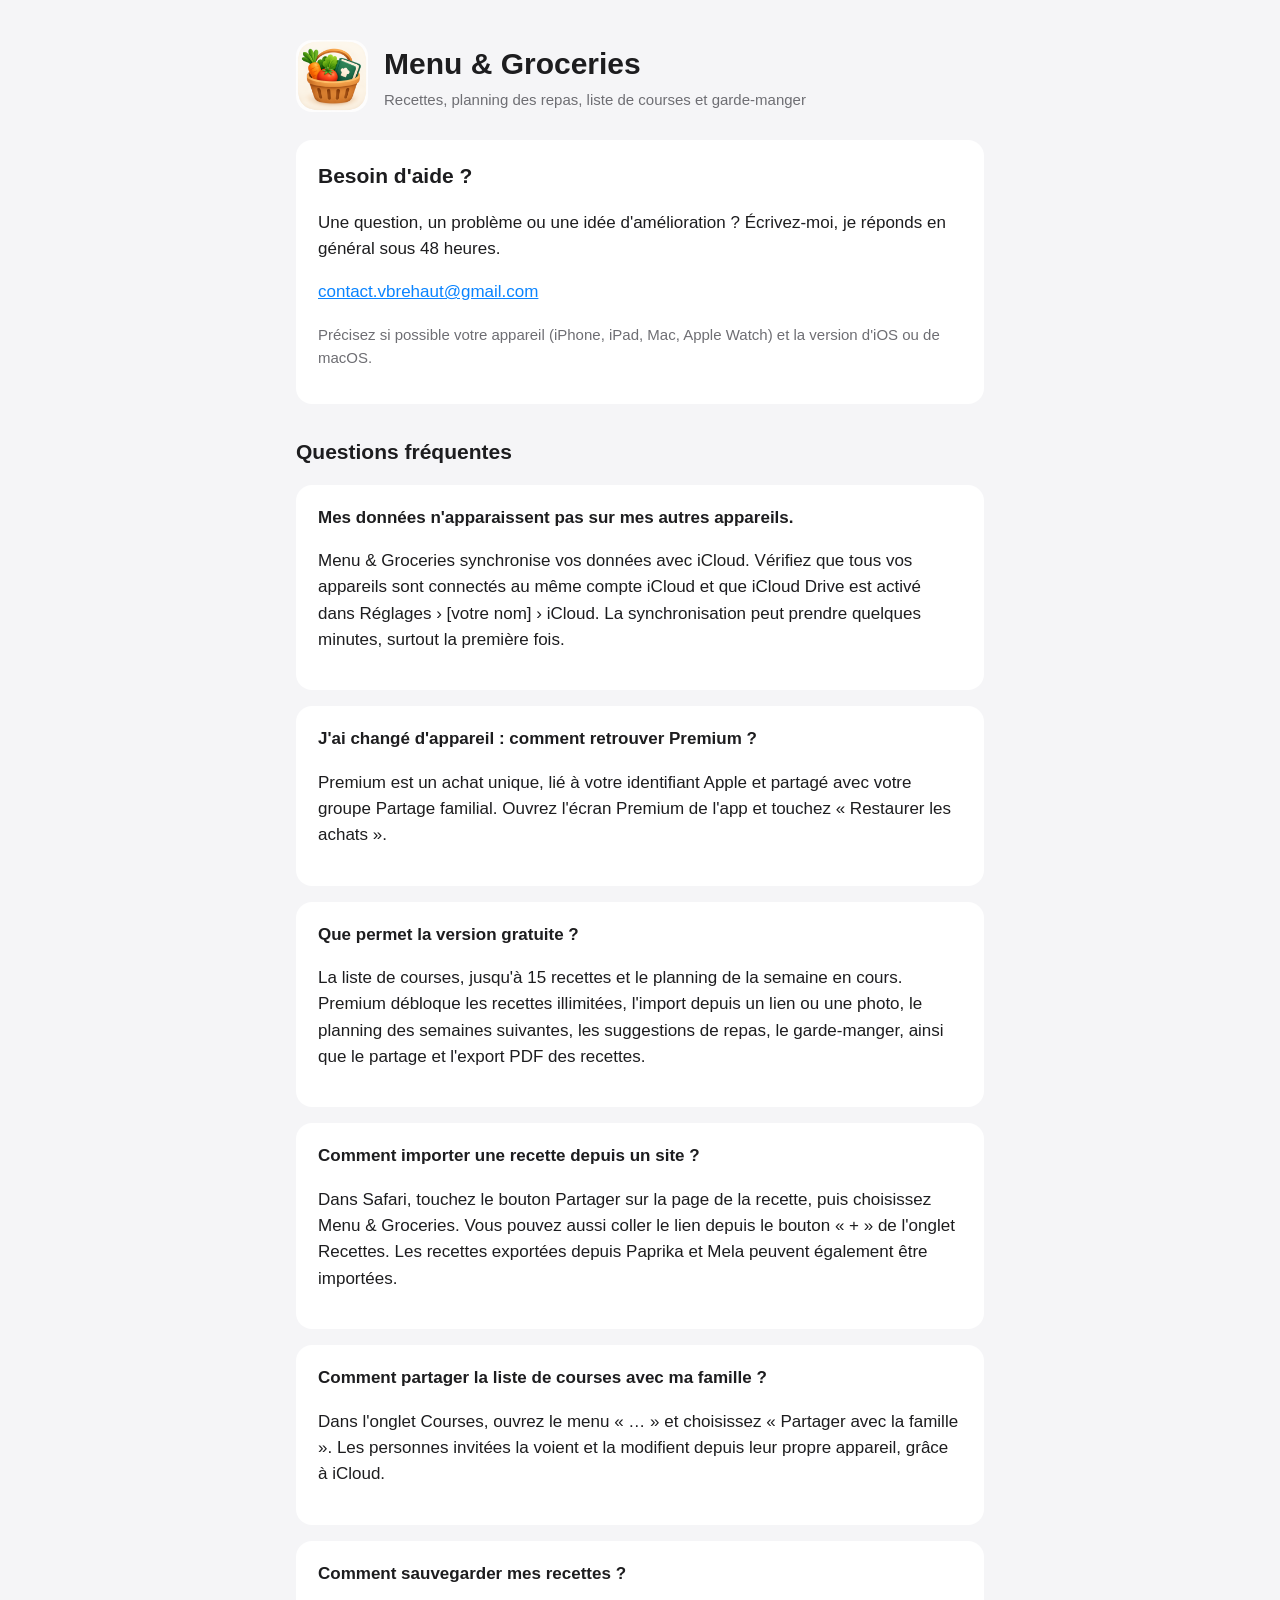
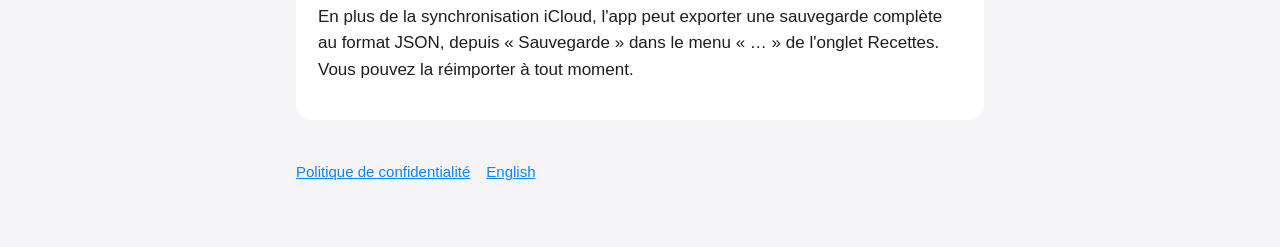
<file: index.html>
<!doctype html>
<html lang="fr">
<head>
<meta charset="utf-8">
<meta name="viewport" content="width=device-width, initial-scale=1">
<title>Menu & Groceries – Assistance</title>
<link rel="stylesheet" href="style.css">
</head>
<body>
<main>
  <header>
    <img src="icon.png" alt="">
    <div>
      <h1>Menu & Groceries</h1>
      <div class="muted">Recettes, planning des repas, liste de courses et garde-manger</div>
    </div>
  </header>

  <div class="card">
    <h2 style="margin-top:0">Besoin d'aide ?</h2>
    <p>Une question, un problème ou une idée d'amélioration ? Écrivez-moi, je réponds en général sous 48 heures.</p>
    <p><a href="mailto:contact.vbrehaut@gmail.com?subject=Menu%20%26%20Groceries">contact.vbrehaut@gmail.com</a></p>
    <p class="muted">Précisez si possible votre appareil (iPhone, iPad, Mac, Apple Watch) et la version d'iOS ou de macOS.</p>
  </div>

  <h2>Questions fréquentes</h2>

  <div class="card">
    <strong>Mes données n'apparaissent pas sur mes autres appareils.</strong>
    <p>Menu & Groceries synchronise vos données avec iCloud. Vérifiez que tous vos appareils sont connectés au même compte iCloud et que iCloud Drive est activé dans Réglages › [votre nom] › iCloud. La synchronisation peut prendre quelques minutes, surtout la première fois.</p>
  </div>

  <div class="card">
    <strong>J'ai changé d'appareil : comment retrouver Premium ?</strong>
    <p>Premium est un achat unique, lié à votre identifiant Apple et partagé avec votre groupe Partage familial. Ouvrez l'écran Premium de l'app et touchez « Restaurer les achats ».</p>
  </div>

  <div class="card">
    <strong>Que permet la version gratuite ?</strong>
    <p>La liste de courses, jusqu'à 15 recettes et le planning de la semaine en cours. Premium débloque les recettes illimitées, l'import depuis un lien ou une photo, le planning des semaines suivantes, les suggestions de repas, le garde-manger, ainsi que le partage et l'export PDF des recettes.</p>
  </div>

  <div class="card">
    <strong>Comment importer une recette depuis un site ?</strong>
    <p>Dans Safari, touchez le bouton Partager sur la page de la recette, puis choisissez Menu & Groceries. Vous pouvez aussi coller le lien depuis le bouton « + » de l'onglet Recettes. Les recettes exportées depuis Paprika et Mela peuvent également être importées.</p>
  </div>

  <div class="card">
    <strong>Comment partager la liste de courses avec ma famille ?</strong>
    <p>Dans l'onglet Courses, ouvrez le menu « … » et choisissez « Partager avec la famille ». Les personnes invitées la voient et la modifient depuis leur propre appareil, grâce à iCloud.</p>
  </div>

  <div class="card">
    <strong>Comment sauvegarder mes recettes ?</strong>
    <p>En plus de la synchronisation iCloud, l'app peut exporter une sauvegarde complète au format JSON, depuis « Sauvegarde » dans le menu « … » de l'onglet Recettes. Vous pouvez la réimporter à tout moment.</p>
  </div>

  <nav>
    <a href="privacy.html">Politique de confidentialité</a>
    <a href="en/">English</a>
  </nav>
</main>
</body>
</html>
</file>
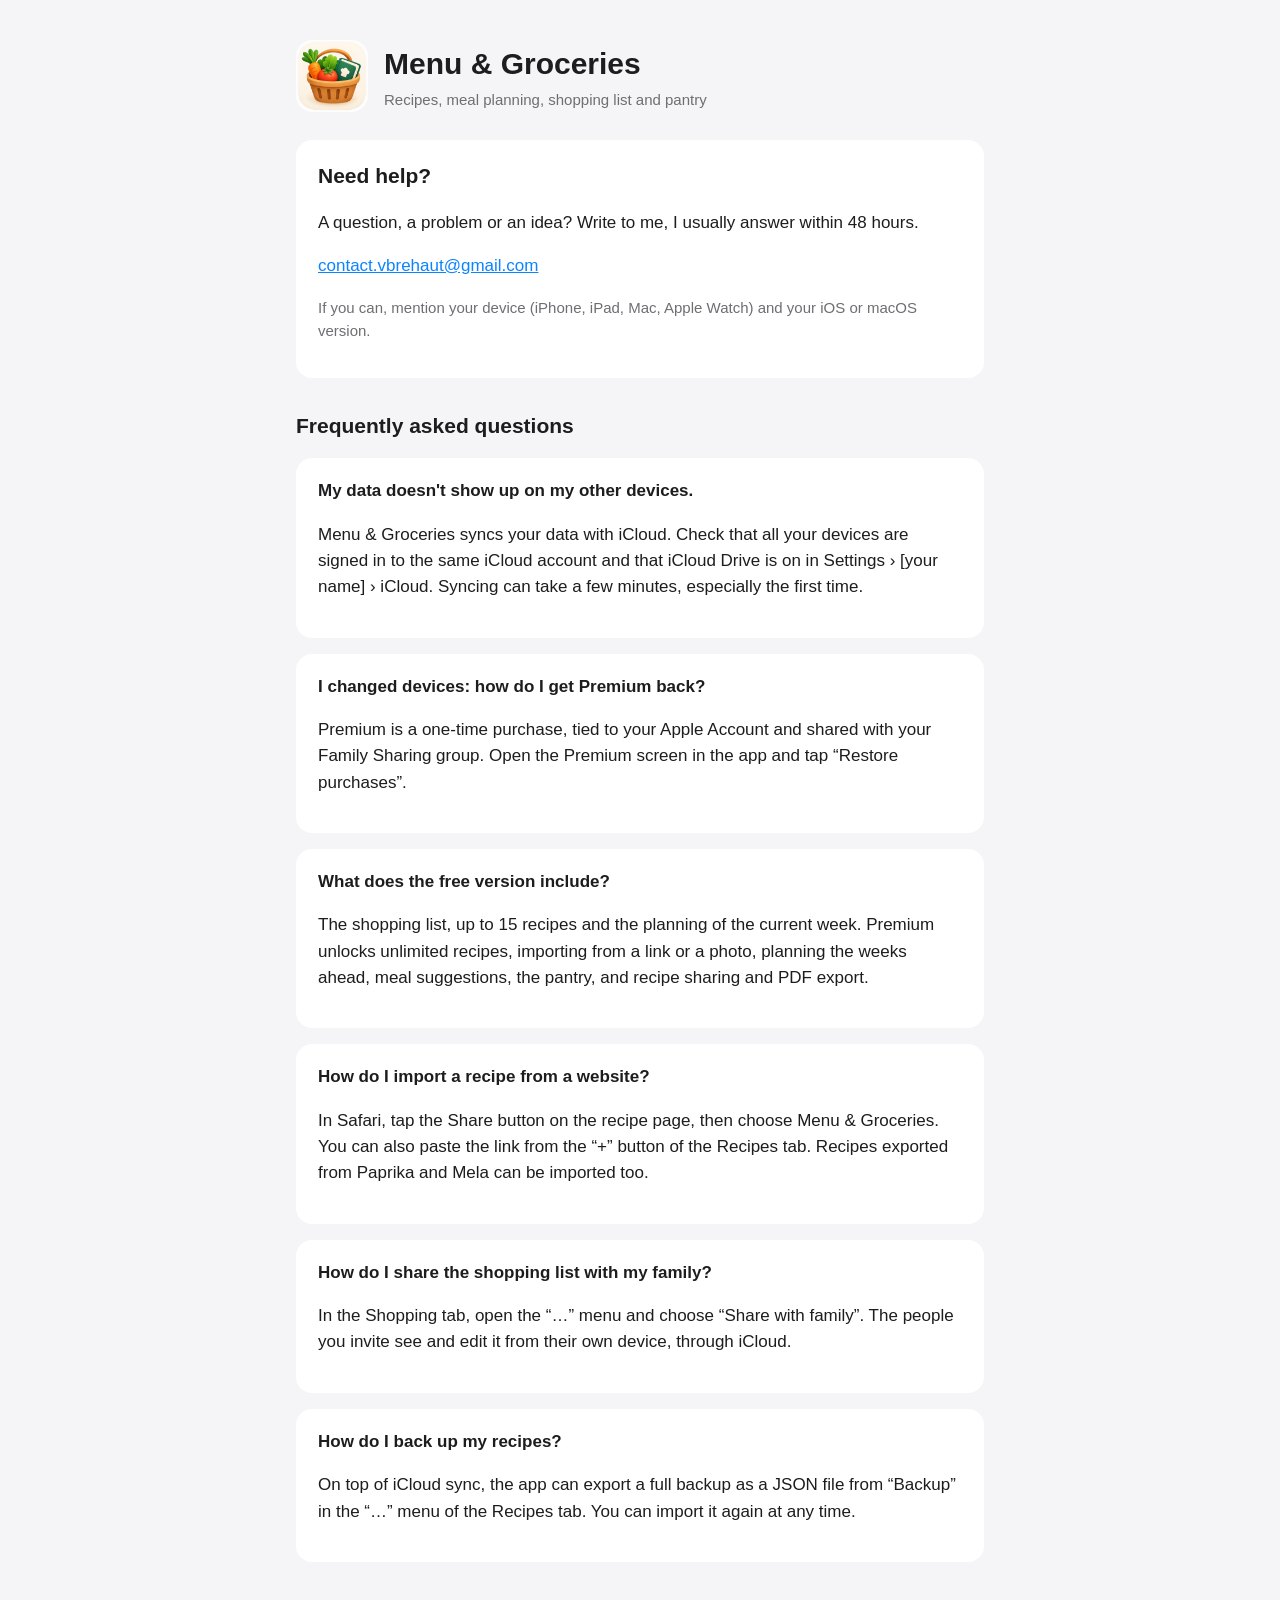
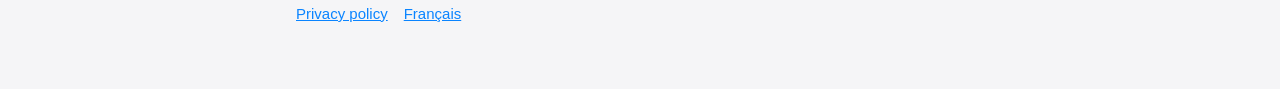
<file: en/index.html>
<!doctype html>
<html lang="en">
<head>
<meta charset="utf-8">
<meta name="viewport" content="width=device-width, initial-scale=1">
<title>Menu & Groceries – Support</title>
<link rel="stylesheet" href="../style.css">
</head>
<body>
<main>
  <header>
    <img src="../icon.png" alt="">
    <div>
      <h1>Menu & Groceries</h1>
      <div class="muted">Recipes, meal planning, shopping list and pantry</div>
    </div>
  </header>

  <div class="card">
    <h2 style="margin-top:0">Need help?</h2>
    <p>A question, a problem or an idea? Write to me, I usually answer within 48 hours.</p>
    <p><a href="mailto:contact.vbrehaut@gmail.com?subject=Menu%20%26%20Groceries">contact.vbrehaut@gmail.com</a></p>
    <p class="muted">If you can, mention your device (iPhone, iPad, Mac, Apple Watch) and your iOS or macOS version.</p>
  </div>

  <h2>Frequently asked questions</h2>

  <div class="card">
    <strong>My data doesn't show up on my other devices.</strong>
    <p>Menu & Groceries syncs your data with iCloud. Check that all your devices are signed in to the same iCloud account and that iCloud Drive is on in Settings › [your name] › iCloud. Syncing can take a few minutes, especially the first time.</p>
  </div>

  <div class="card">
    <strong>I changed devices: how do I get Premium back?</strong>
    <p>Premium is a one-time purchase, tied to your Apple Account and shared with your Family Sharing group. Open the Premium screen in the app and tap “Restore purchases”.</p>
  </div>

  <div class="card">
    <strong>What does the free version include?</strong>
    <p>The shopping list, up to 15 recipes and the planning of the current week. Premium unlocks unlimited recipes, importing from a link or a photo, planning the weeks ahead, meal suggestions, the pantry, and recipe sharing and PDF export.</p>
  </div>

  <div class="card">
    <strong>How do I import a recipe from a website?</strong>
    <p>In Safari, tap the Share button on the recipe page, then choose Menu & Groceries. You can also paste the link from the “+” button of the Recipes tab. Recipes exported from Paprika and Mela can be imported too.</p>
  </div>

  <div class="card">
    <strong>How do I share the shopping list with my family?</strong>
    <p>In the Shopping tab, open the “…” menu and choose “Share with family”. The people you invite see and edit it from their own device, through iCloud.</p>
  </div>

  <div class="card">
    <strong>How do I back up my recipes?</strong>
    <p>On top of iCloud sync, the app can export a full backup as a JSON file from “Backup” in the “…” menu of the Recipes tab. You can import it again at any time.</p>
  </div>

  <nav>
    <a href="privacy.html">Privacy policy</a>
    <a href="../">Français</a>
  </nav>
</main>
</body>
</html>
</file>
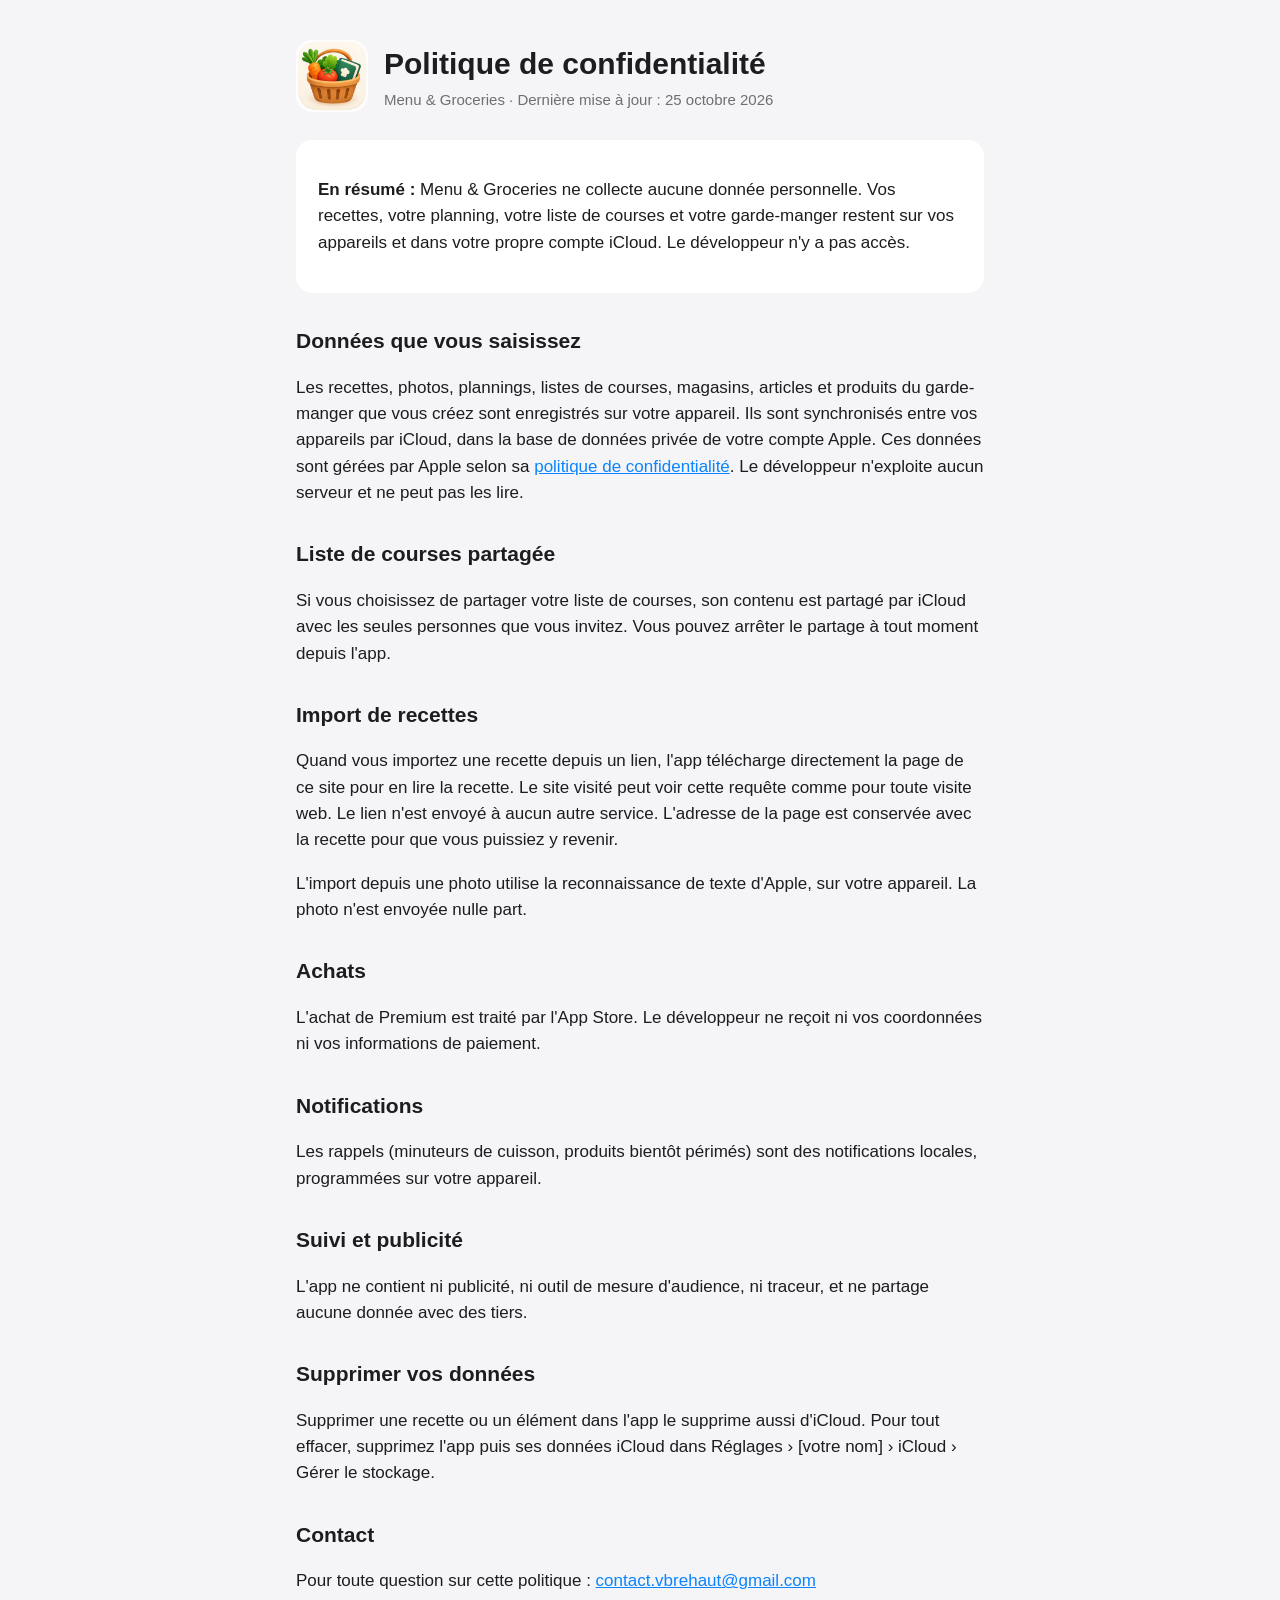
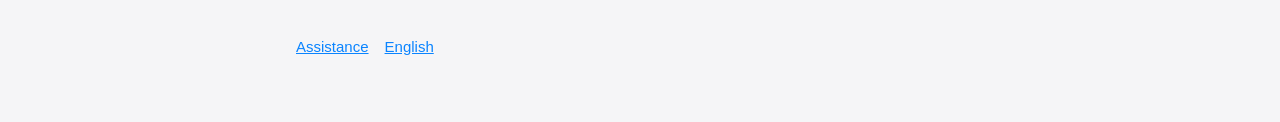
<file: privacy.html>
<!doctype html>
<html lang="fr">
<head>
<meta charset="utf-8">
<meta name="viewport" content="width=device-width, initial-scale=1">
<title>Menu & Groceries – Confidentialité</title>
<link rel="stylesheet" href="style.css">
</head>
<body>
<main>
  <header>
    <img src="icon.png" alt="">
    <div>
      <h1>Politique de confidentialité</h1>
      <div class="muted">Menu & Groceries · Dernière mise à jour : 25 octobre 2026</div>
    </div>
  </header>

  <div class="card">
    <p><strong>En résumé :</strong> Menu & Groceries ne collecte aucune donnée personnelle. Vos recettes, votre planning, votre liste de courses et votre garde-manger restent sur vos appareils et dans votre propre compte iCloud. Le développeur n'y a pas accès.</p>
  </div>

  <h2>Données que vous saisissez</h2>
  <p>Les recettes, photos, plannings, listes de courses, magasins, articles et produits du garde-manger que vous créez sont enregistrés sur votre appareil. Ils sont synchronisés entre vos appareils par iCloud, dans la base de données privée de votre compte Apple. Ces données sont gérées par Apple selon sa <a href="https://www.apple.com/fr/legal/privacy/">politique de confidentialité</a>. Le développeur n'exploite aucun serveur et ne peut pas les lire.</p>

  <h2>Liste de courses partagée</h2>
  <p>Si vous choisissez de partager votre liste de courses, son contenu est partagé par iCloud avec les seules personnes que vous invitez. Vous pouvez arrêter le partage à tout moment depuis l'app.</p>

  <h2>Import de recettes</h2>
  <p>Quand vous importez une recette depuis un lien, l'app télécharge directement la page de ce site pour en lire la recette. Le site visité peut voir cette requête comme pour toute visite web. Le lien n'est envoyé à aucun autre service. L'adresse de la page est conservée avec la recette pour que vous puissiez y revenir.</p>
  <p>L'import depuis une photo utilise la reconnaissance de texte d'Apple, sur votre appareil. La photo n'est envoyée nulle part.</p>

  <h2>Achats</h2>
  <p>L'achat de Premium est traité par l'App Store. Le développeur ne reçoit ni vos coordonnées ni vos informations de paiement.</p>

  <h2>Notifications</h2>
  <p>Les rappels (minuteurs de cuisson, produits bientôt périmés) sont des notifications locales, programmées sur votre appareil.</p>

  <h2>Suivi et publicité</h2>
  <p>L'app ne contient ni publicité, ni outil de mesure d'audience, ni traceur, et ne partage aucune donnée avec des tiers.</p>

  <h2>Supprimer vos données</h2>
  <p>Supprimer une recette ou un élément dans l'app le supprime aussi d'iCloud. Pour tout effacer, supprimez l'app puis ses données iCloud dans Réglages › [votre nom] › iCloud › Gérer le stockage.</p>

  <h2>Contact</h2>
  <p>Pour toute question sur cette politique : <a href="mailto:contact.vbrehaut@gmail.com">contact.vbrehaut@gmail.com</a></p>

  <nav>
    <a href="./">Assistance</a>
    <a href="en/privacy.html">English</a>
  </nav>
</main>
</body>
</html>
</file>
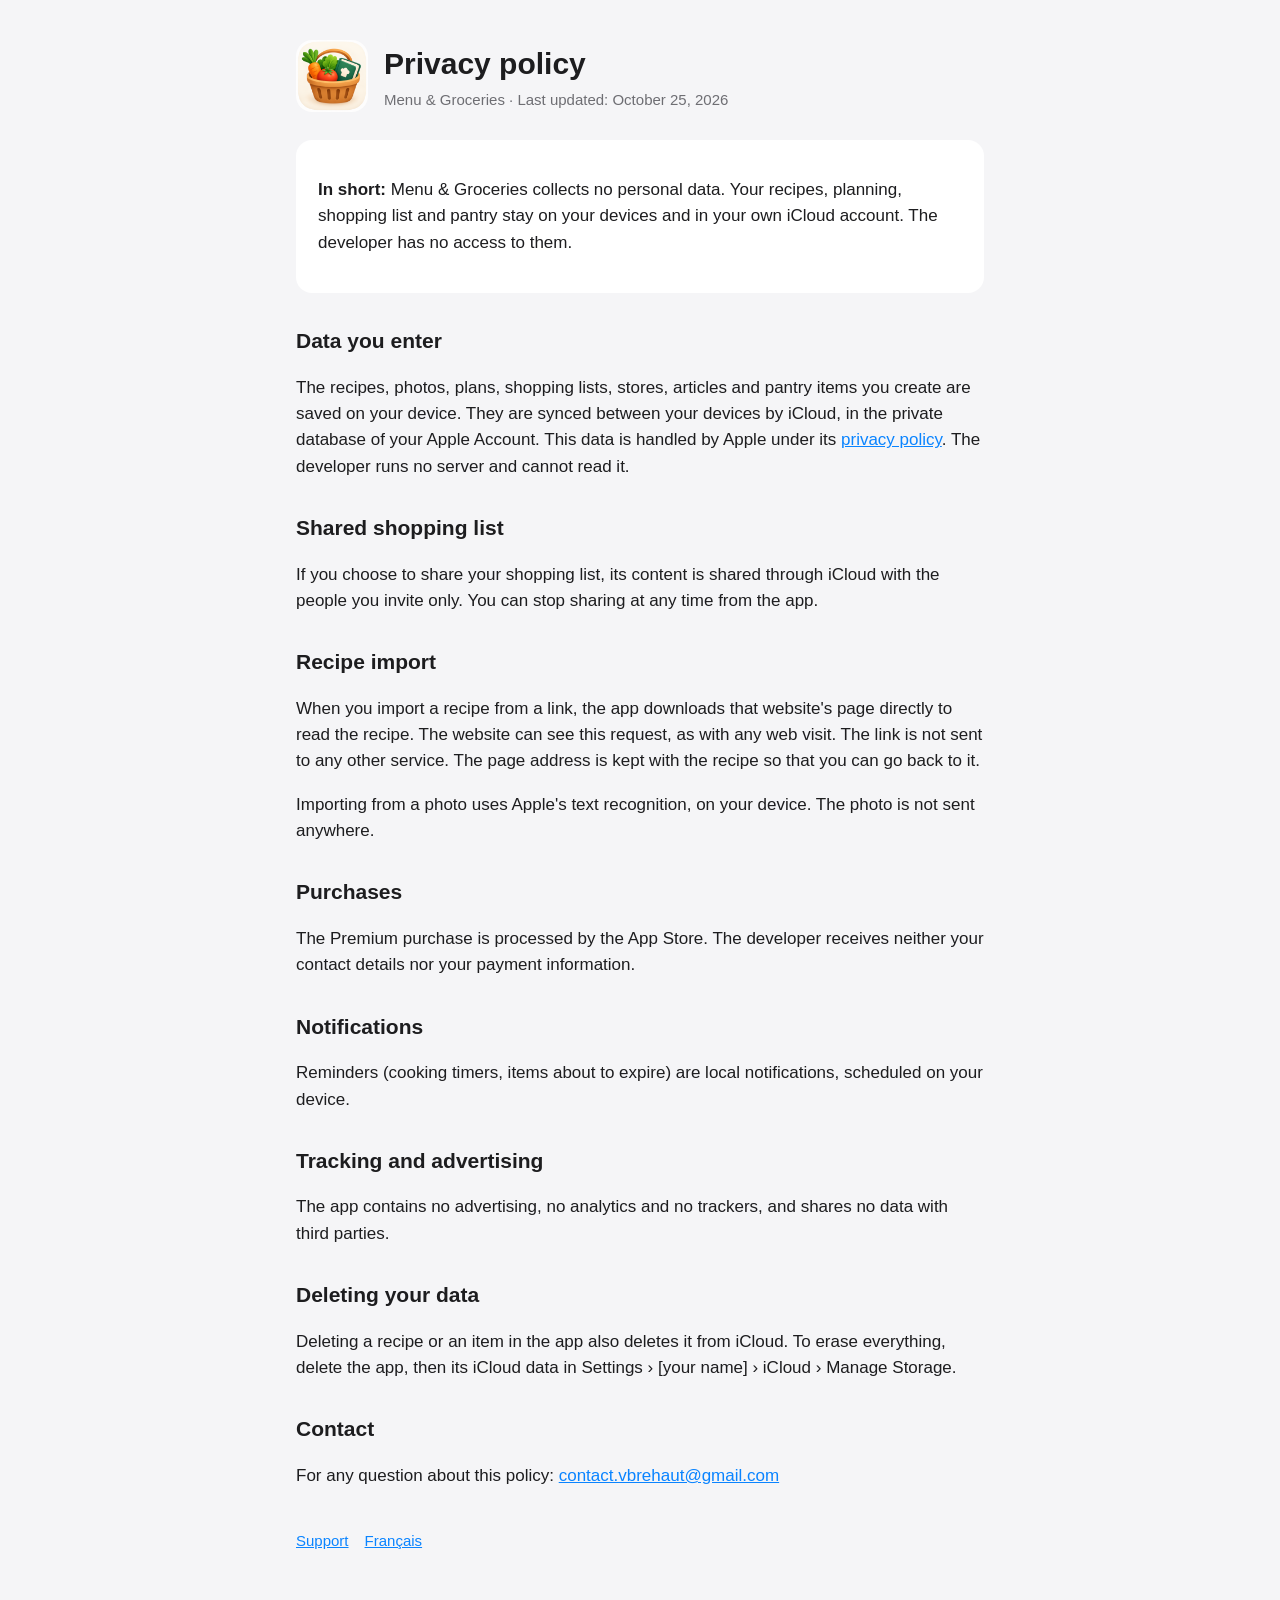
<file: en/privacy.html>
<!doctype html>
<html lang="en">
<head>
<meta charset="utf-8">
<meta name="viewport" content="width=device-width, initial-scale=1">
<title>Menu & Groceries – Privacy</title>
<link rel="stylesheet" href="../style.css">
</head>
<body>
<main>
  <header>
    <img src="../icon.png" alt="">
    <div>
      <h1>Privacy policy</h1>
      <div class="muted">Menu & Groceries · Last updated: October 25, 2026</div>
    </div>
  </header>

  <div class="card">
    <p><strong>In short:</strong> Menu & Groceries collects no personal data. Your recipes, planning, shopping list and pantry stay on your devices and in your own iCloud account. The developer has no access to them.</p>
  </div>

  <h2>Data you enter</h2>
  <p>The recipes, photos, plans, shopping lists, stores, articles and pantry items you create are saved on your device. They are synced between your devices by iCloud, in the private database of your Apple Account. This data is handled by Apple under its <a href="https://www.apple.com/legal/privacy/">privacy policy</a>. The developer runs no server and cannot read it.</p>

  <h2>Shared shopping list</h2>
  <p>If you choose to share your shopping list, its content is shared through iCloud with the people you invite only. You can stop sharing at any time from the app.</p>

  <h2>Recipe import</h2>
  <p>When you import a recipe from a link, the app downloads that website's page directly to read the recipe. The website can see this request, as with any web visit. The link is not sent to any other service. The page address is kept with the recipe so that you can go back to it.</p>
  <p>Importing from a photo uses Apple's text recognition, on your device. The photo is not sent anywhere.</p>

  <h2>Purchases</h2>
  <p>The Premium purchase is processed by the App Store. The developer receives neither your contact details nor your payment information.</p>

  <h2>Notifications</h2>
  <p>Reminders (cooking timers, items about to expire) are local notifications, scheduled on your device.</p>

  <h2>Tracking and advertising</h2>
  <p>The app contains no advertising, no analytics and no trackers, and shares no data with third parties.</p>

  <h2>Deleting your data</h2>
  <p>Deleting a recipe or an item in the app also deletes it from iCloud. To erase everything, delete the app, then its iCloud data in Settings › [your name] › iCloud › Manage Storage.</p>

  <h2>Contact</h2>
  <p>For any question about this policy: <a href="mailto:contact.vbrehaut@gmail.com">contact.vbrehaut@gmail.com</a></p>

  <nav>
    <a href="./">Support</a>
    <a href="../privacy.html">Français</a>
  </nav>
</main>
</body>
</html>
</file>
<file: style.css>
:root { --bg: #f5f5f7; --card: #fff; --text: #1d1d1f; --muted: #6e6e73; --accent: #0a84ff; }
@media (prefers-color-scheme: dark) { :root { --bg: #000; --card: #1c1c1e; --text: #f5f5f7; --muted: #a1a1a6; --accent: #0a84ff; } }
* { box-sizing: border-box; }
body { margin: 0; background: var(--bg); color: var(--text); font: 17px/1.55 -apple-system, BlinkMacSystemFont, "Helvetica Neue", sans-serif; }
main { max-width: 720px; margin: 0 auto; padding: 40px 16px 64px; }
header { display: flex; align-items: center; gap: 16px; margin-bottom: 28px; }
header img { width: 72px; height: 72px; border-radius: 16px; }
h1 { font-size: 30px; margin: 0; }
h2 { font-size: 21px; margin: 32px 0 8px; }
p, li { color: var(--text); }
.muted { color: var(--muted); font-size: 15px; }
.card { background: var(--card); border-radius: 16px; padding: 20px 22px; margin: 16px 0; }
a { color: var(--accent); }
nav { display: flex; gap: 16px; flex-wrap: wrap; font-size: 15px; margin-top: 40px; }
</file>
